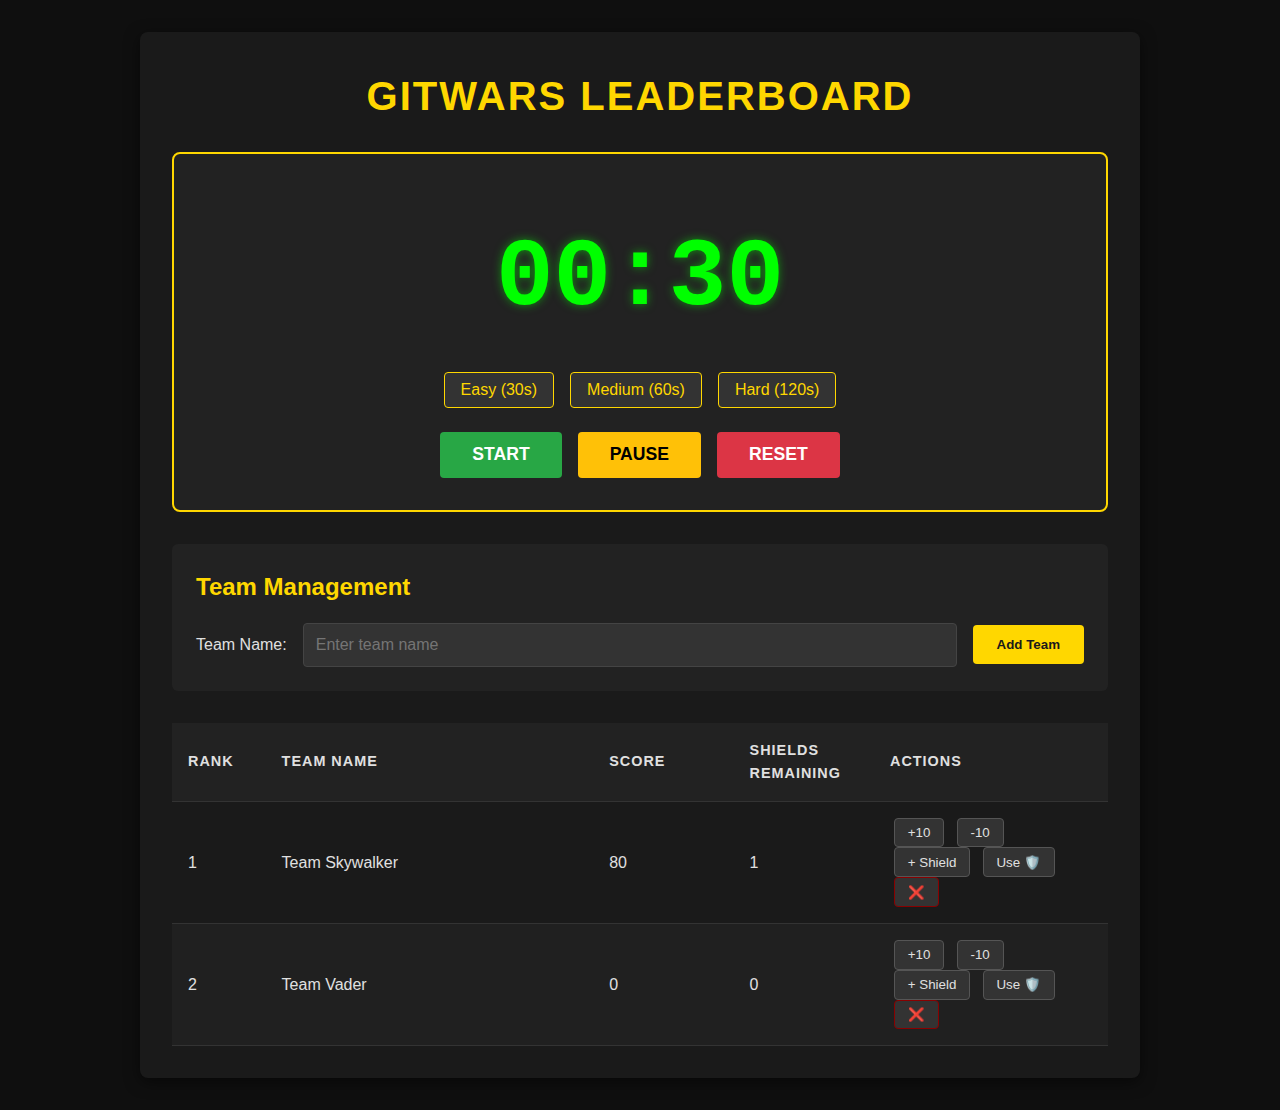
<file: index.html>
<!DOCTYPE html>
<html lang="en">
<head>
    <meta charset="UTF-8">
    <meta name="viewport" content="width=device-width, initial-scale=1.0">
    <title>GitWars Portal - Leaderboard</title>
    <link rel="stylesheet" href="style.css">
</head>
<body>
    <div class="container">
        <header>
            <h1>GitWars Leaderboard</h1>
        </header>

        <!-- Timer Section -->
        <section class="timer-section">
            <div id="timer-display">00:30</div>
            <div class="timer-controls">
                <div class="timer-presets">
                    <button class="preset-btn" data-time="30">Easy (30s)</button>
                    <button class="preset-btn" data-time="60">Medium (60s)</button>
                    <button class="preset-btn" data-time="120">Hard (120s)</button>
                </div>
                <div class="timer-actions">
                    <button id="start-btn">Start</button>
                    <button id="pause-btn">Pause</button>
                    <button id="reset-btn">Reset</button>
                </div>
            </div>
        </section>

        <section class="team-management">
            <h2>Team Management</h2>
            <div class="controls">
                <label for="team-name-input">Team Name:</label>
                <input id="team-name-input" type="text" placeholder="Enter team name">
                <button id="add-team-btn">Add Team</button>
            </div>
        </section>


        <main>
            <table class="leaderboard-table">
                <thead>
                    <tr>
                        <th class="column-rank">Rank</th>
                        <th class="column-team">Team Name</th>
                        <th class="column-score">Score</th>
                        <th class="column-shields">Shields Remaining</th>
                        <th class="column-actions">Actions</th>
                    </tr>
                </thead>
                <tbody id="leaderboard-body">
                    <!-- Team rows will be dynamically inserted here -->
                </tbody>
            </table>
        </main>
    </div>

    <script src="script.js"></script>
</body>
</html>
</file>
<file: style.css>
/* Reset and Base Styles */
* {
    box-sizing: border-box;
    margin: 0;
    padding: 0;
}

body {
    background-color: #0f0f0f;
    color: #e0e0e0;
    font-family: 'Segoe UI', Tahoma, Geneva, Verdana, sans-serif;
    line-height: 1.6;
    padding: 2rem;
}

.container {
    width: 100%;
    max-width: 1000px;
    margin: 0 auto;
    background-color: #1a1a1a;
    padding: 2rem;
    border-radius: 8px;
    box-shadow: 0 4px 15px rgba(0, 0, 0, 0.5);
}

header h1 {
    font-size: 2.5rem;
    margin-bottom: 1.5rem;
    text-align: center;
    color: #ffd700;
    text-transform: uppercase;
    letter-spacing: 2px;
}

.team-management {
    margin-bottom: 2rem;
    padding: 1.5rem;
    background-color: #222;
    border-radius: 6px;
}

.team-management h2 {
    margin-bottom: 1rem;
    color: #ffd700;
}

.controls {
    display: flex;
    gap: 1rem;
    align-items: center;
}

.controls input[type="text"] {
    flex-grow: 1;
    padding: 0.75rem;
    border: 1px solid #444;
    background-color: #333;
    color: #e0e0e0;
    border-radius: 4px;
    font-size: 1rem;
}

.controls button {
    padding: 0.75rem 1.5rem;
    border: none;
    background-color: #ffd700;
    color: #1a1a1a;
    font-weight: bold;
    border-radius: 4px;
    cursor: pointer;
    transition: background-color 0.3s;
}

.controls button:hover {
    background-color: #f0c400;
}

.leaderboard-table {
    width: 100%;
    border-collapse: collapse;
}

.leaderboard-table th,
.leaderboard-table td {
    padding: 1rem;
    text-align: left;
    border-bottom: 1px solid #333;
}

.leaderboard-table th {
    background-color: #222;
    text-transform: uppercase;
    font-size: 0.9rem;
    letter-spacing: 1px;
}

.column-rank, .rank {
    width: 10%;
    text-align: center;
}

.column-score, .score {
    width: 15%;
    text-align: right;
}

.column-shields, .shields {
    width: 15%;
    text-align: center;
}

.column-actions {
    width: 25%;
    text-align: center;
}

.team-row:nth-child(even) {
    background-color: #202020;
}

.team-row:hover {
    background-color: #2a2a2a;
}

.actions button {
    margin: 0 0.25rem;
    padding: 0.4rem 0.8rem;
    border: 1px solid #555;
    background-color: #333;
    color: #e0e0e0;
    border-radius: 4px;
    cursor: pointer;
    transition: background-color 0.3s;
}

.actions button:hover {
    background-color: #444;
}

.actions .delete-btn {
    border-color: #800;
    color: #f08080;
}

.actions .delete-btn:hover {
    background-color: #800;
    color: #fff;
}

/* Timer Styles */
.timer-section {
    text-align: center;
    background-color: #222;
    padding: 2rem;
    margin-bottom: 2rem;
    border-radius: 8px;
    border: 2px solid #ffd700;
}

#timer-display {
    font-size: 6rem;
    font-weight: bold;
    font-family: 'Courier New', monospace;
    color: #00ff00; /* Terminal Green */
    margin: 1rem 0;
    text-shadow: 0 0 10px rgba(0, 255, 0, 0.5);
}

#timer-display.time-up {
    color: #ff3333;
    animation: blink 1s infinite;
}

@keyframes blink {
    50% { opacity: 0; }
}

.timer-controls {
    display: flex;
    flex-direction: column;
    gap: 1.5rem;
    align-items: center;
}

.timer-presets, .timer-actions {
    display: flex;
    gap: 1rem;
    justify-content: center;
    flex-wrap: wrap;
}

.preset-btn {
    background-color: #333;
    color: #ffd700;
    border: 1px solid #ffd700;
    padding: 0.5rem 1rem;
    border-radius: 4px;
    cursor: pointer;
    font-size: 1rem;
    transition: all 0.3s ease;
}

.preset-btn:hover {
    background-color: #444;
}

.timer-actions button {
    padding: 0.8rem 2rem;
    font-size: 1.1rem;
    border: none;
    border-radius: 4px;
    cursor: pointer;
    font-weight: bold;
    text-transform: uppercase;
}

#start-btn {
    background-color: #28a745;
    color: white;
}

#pause-btn {
    background-color: #ffc107;
    color: black;
}

#reset-btn {
    background-color: #dc3545;
    color: white;
}

.timer-actions button:hover {
    opacity: 0.9;
    transform: scale(1.05);
}
</file>
